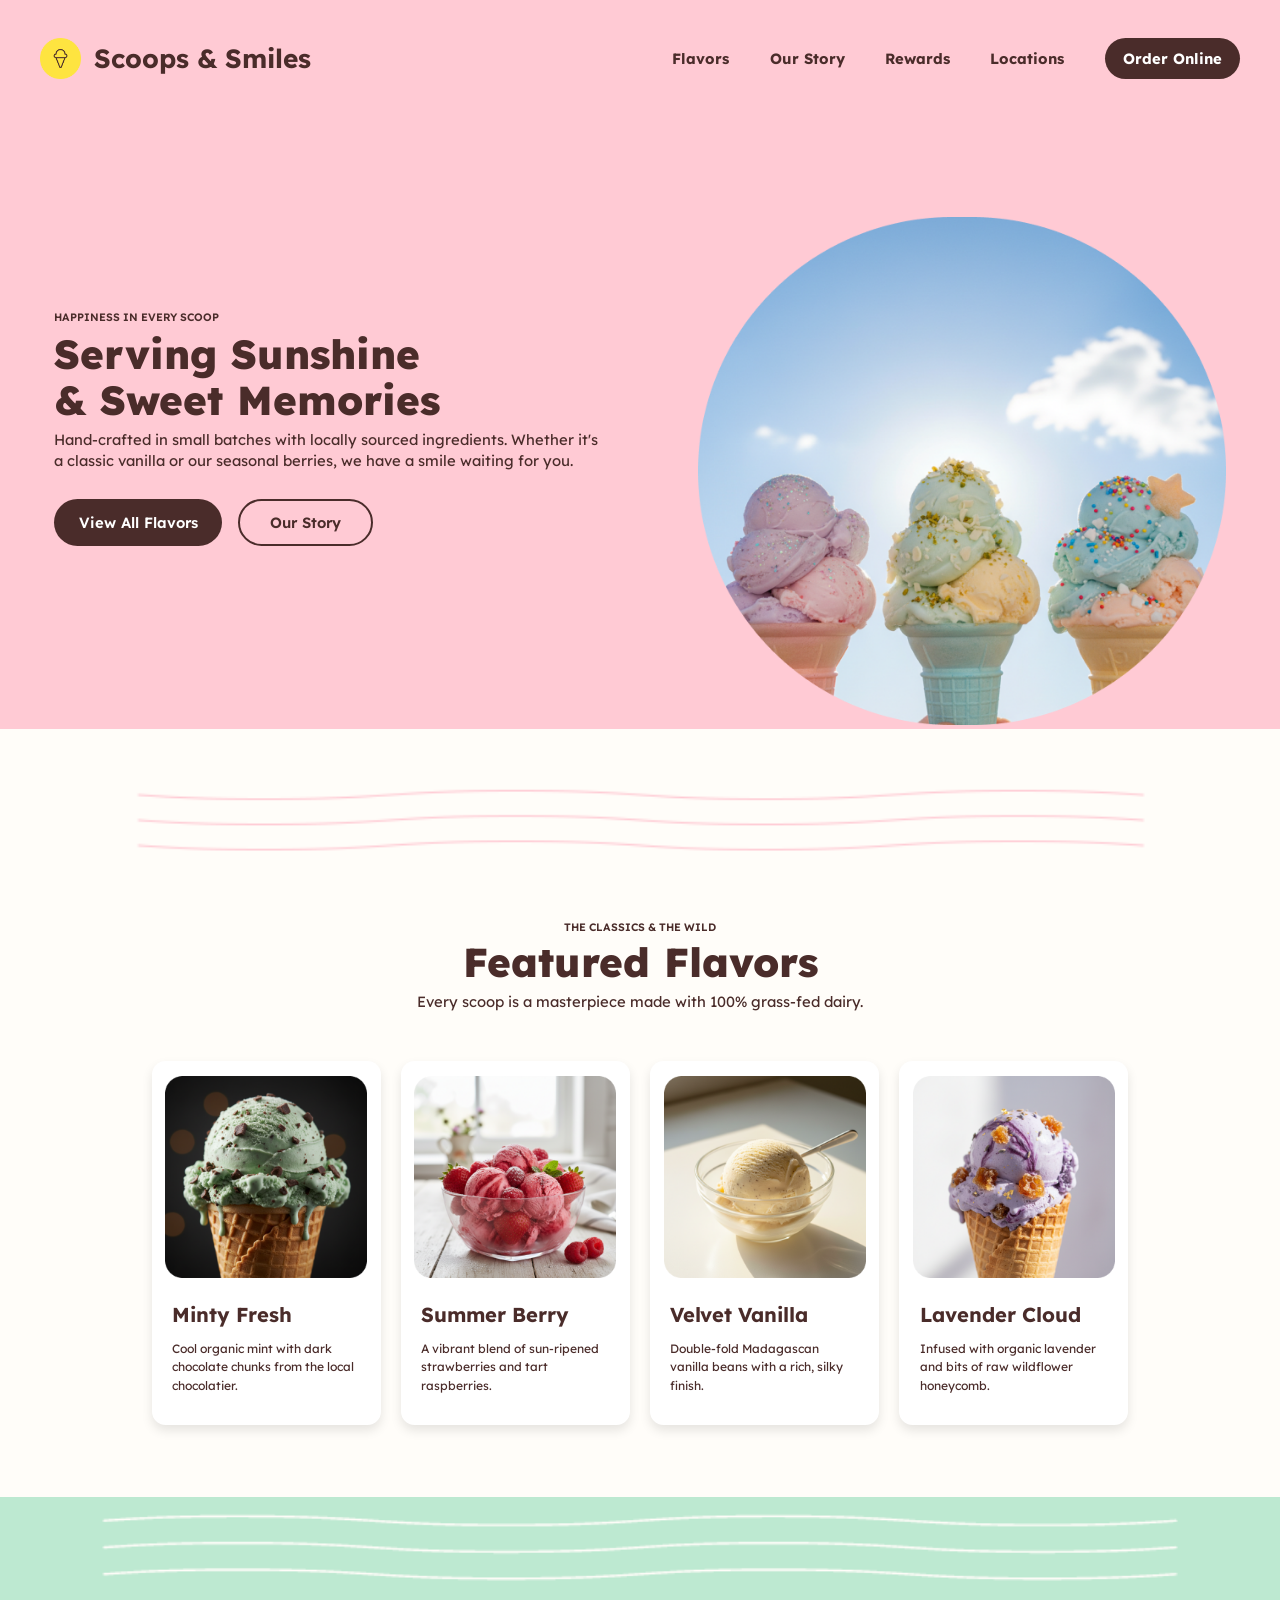
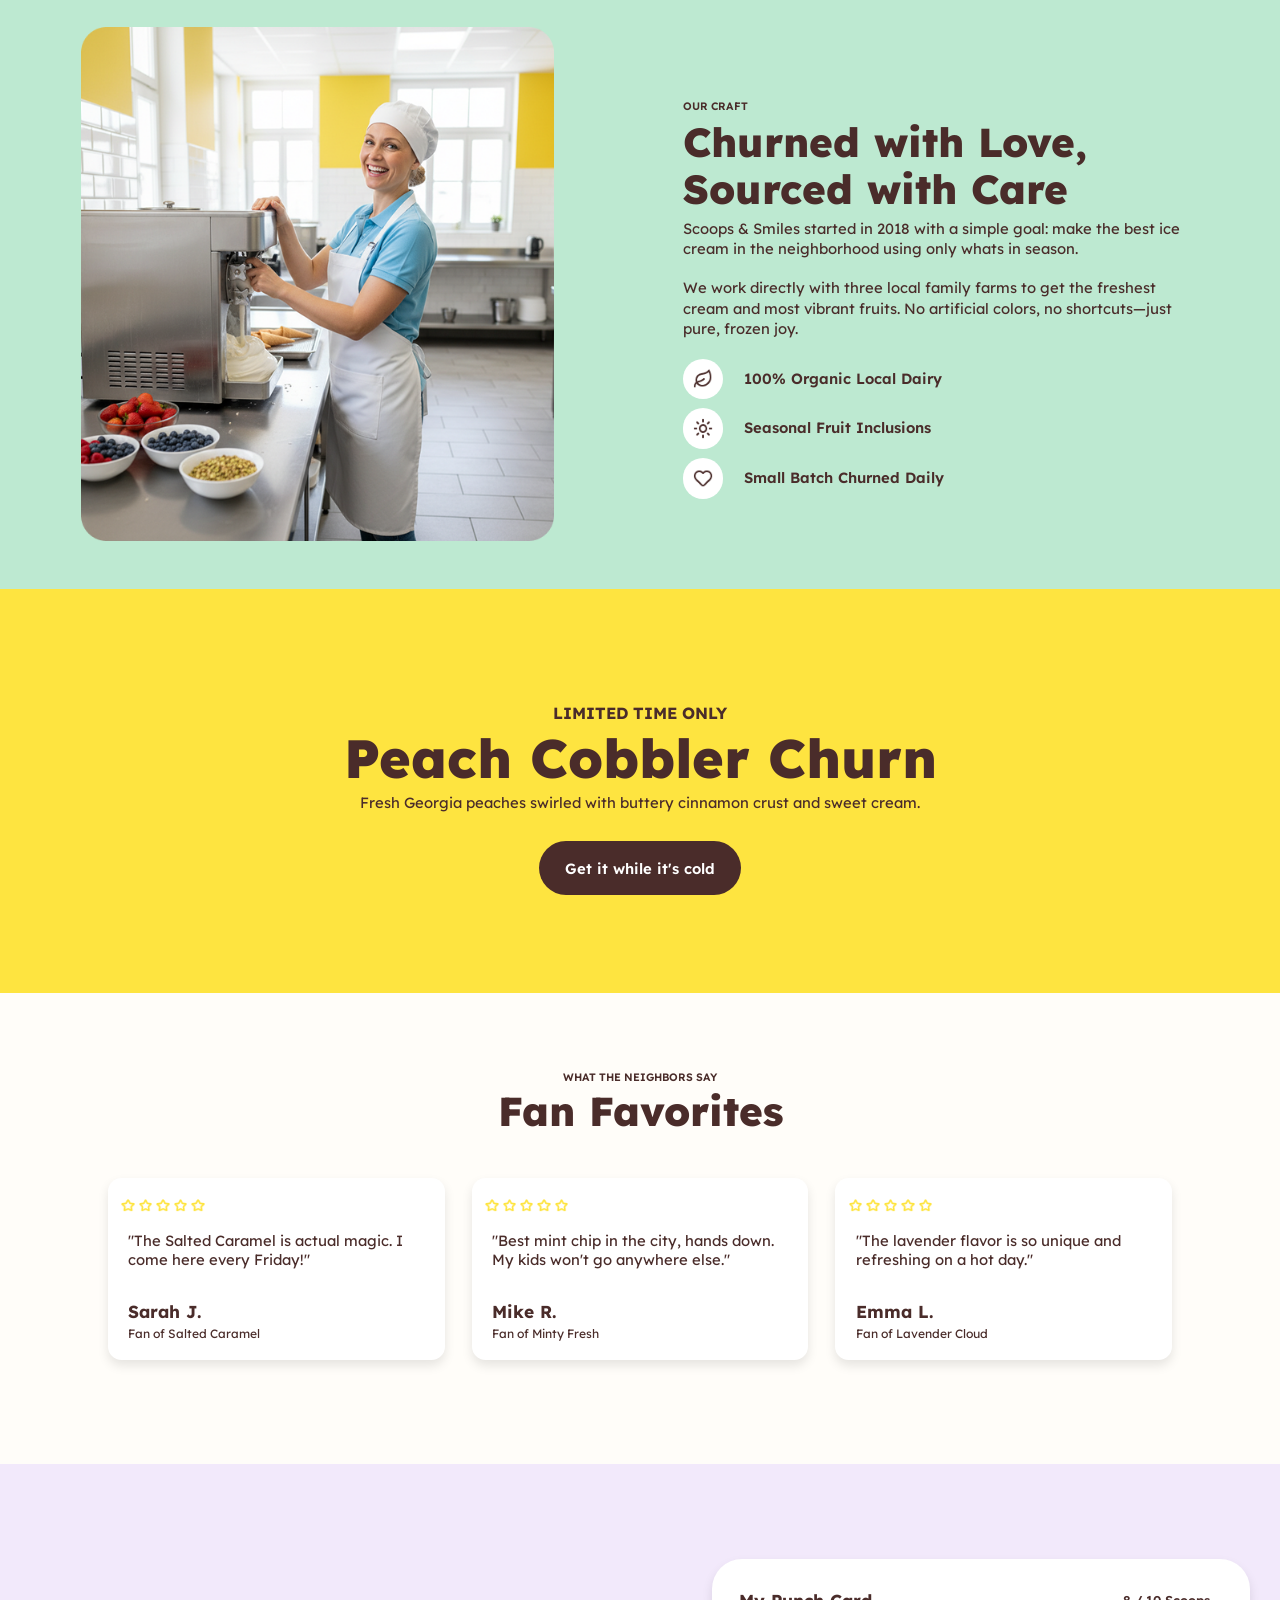
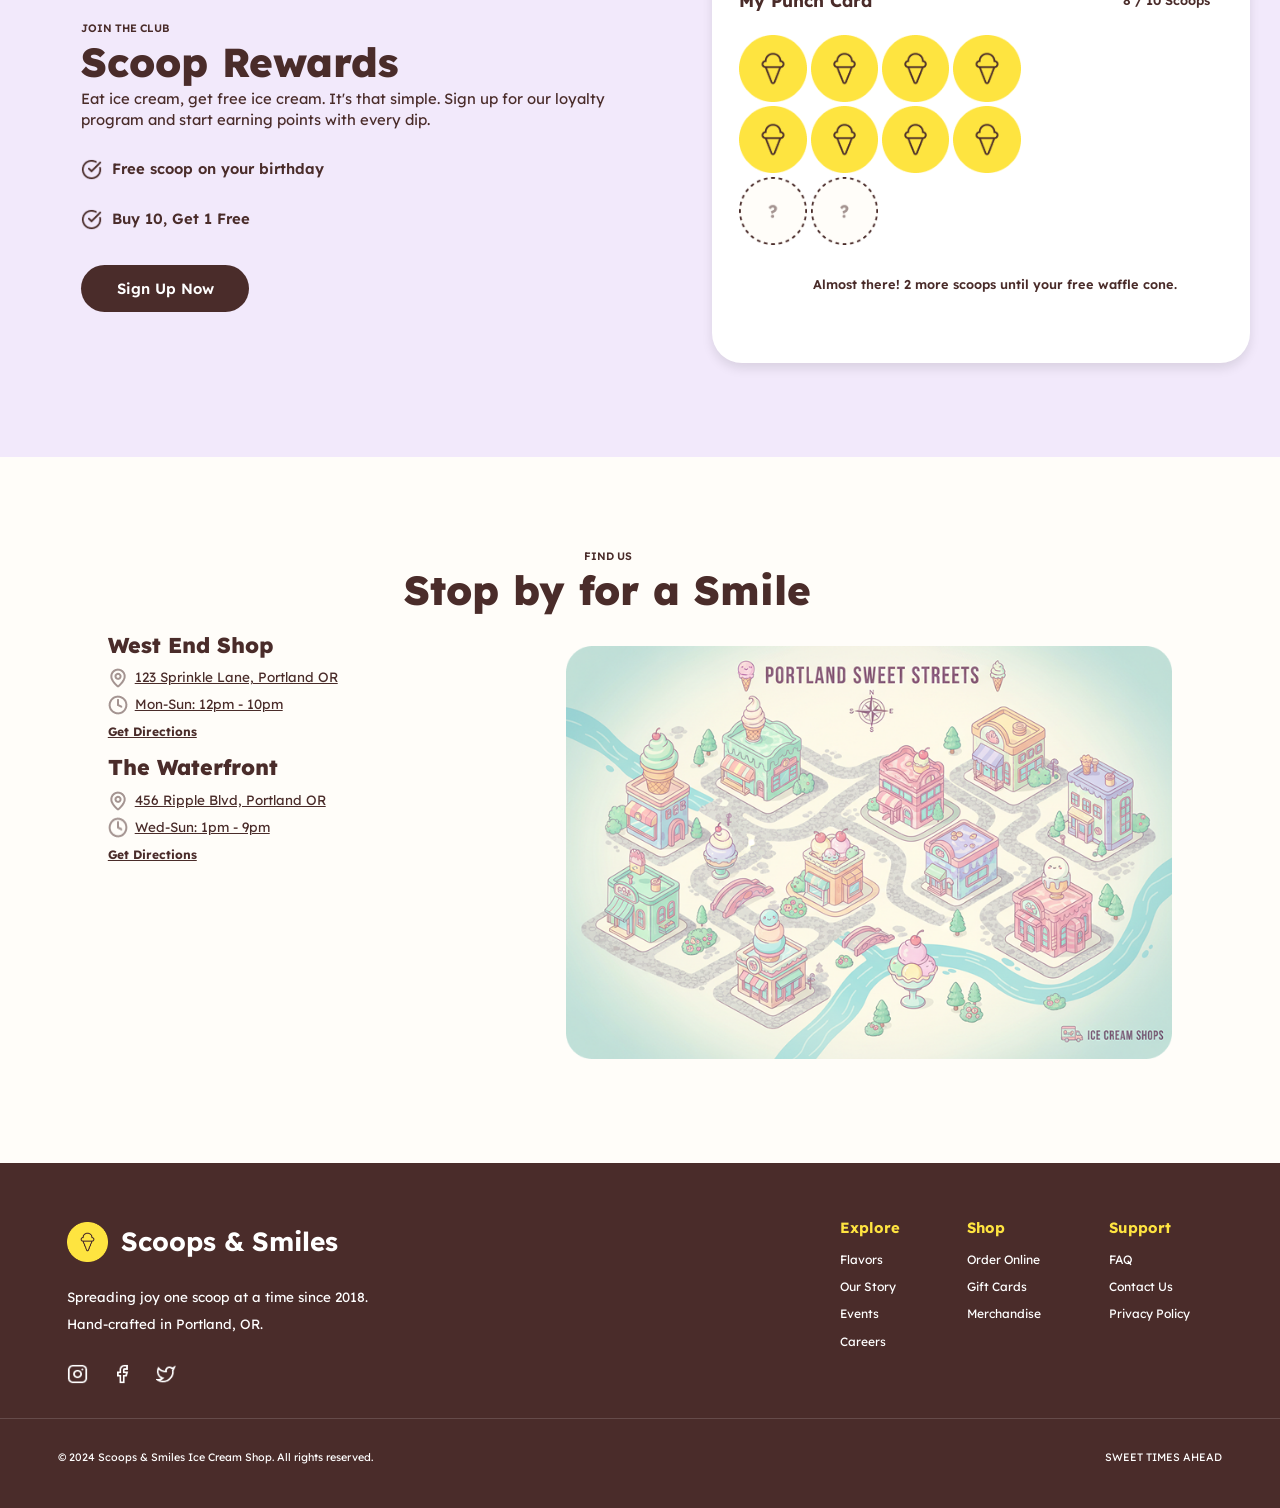
<file: index.html>
<!DOCTYPE html>
<html lang="en">
    <head>
        <meta charset="UTF-8">
        <meta name="viewport" content="width=device-width, initial-scale=1.0"> <!-- responsive web design element! tells browser not to scale the web page down to the size of the page -->
        <title>Scoops and Smiles</title> 
        <!--link to favicon-->
        <link rel="icon" href="images/icecream-punch.png" type="image/png">
        <link rel="stylesheet" href="styles5.css" />
    </head>

    <body>
        <div class="page-wrapper">
<!--------------------- NAV BAR --------------------------->
            <!-- REUSABLE component candidate: site navigation/header used across pages. -->
            <div class="navigation">
                <div class="heading">
                    <!-- REUSABLE component candidate: brand logo + site title. -->
                    <img src="images/icecream-punch.png" width="30" height="30">
                    <h2 class="title">Scoops & Smiles</h2>
                </div>

                <nav class="navbar">
                    <ul>
                        <li><a href="index.html#flavors">Flavors</a></li>
                        <li>Our Story</li>
                        <li><a href="index.html#rewards">Rewards</a></li>
                        <li><a href="index.html#smile">Locations</a></li>
                        <li class="button">Order Online</li>
                    </ul>
                </nav>
            </div>
<!--------------------- SERVING SUNSHINE --------------------------->
            <div class="serving-sunshine">
                <div class="text">
                    <p class="pretext">HAPPINESS IN EVERY SCOOP</p>
                    <h1 class="main headers">Serving Sunshine <br> & Sweet Memories</h1>
                    <p class="description">Hand-crafted in small batches with locally sourced ingredients. Whether it's a
                    classic vanilla or our seasonal berries, we have a smile waiting for you.</p>
                    <div class="buttons">
                        <!-- REUSABLE component candidate: primary/secondary button pair. -->
                        <button class="btn">View All Flavors</button>
                        <button class="btn2">Our Story</button>
                    </div>
                </div>

                <div class="image">
                    <img src="images/hero-image.png" alt="three ice cream cones" width="350" height="350">
                </div>
            </div>


<!--------------------- FEAATURED FLAVORS --------------------------->
            <!--id gives unique identifier to be used to link to section in navbar-->
            <div id="flavors" class="flavors">
                <div class="text">
                    <div class="image">
                        <img src="images/pin-waves.png" alt="pin waves decal" width="950">
                    </div>
                    <p class="pretext">THE CLASSICS & THE WILD</p>
                    <h1 class="main headers">Featured Flavors</h1>
                    <p class="description">Every scoop is a masterpiece made with 100% grass-fed dairy.</p>
                </div>

                <!-- cards -->
                <div class="card-container">
                    <!-- REUSABLE component candidate: flavor card with image, title, and description. -->
                    <div class="card">
                        <img src="images/minty-fresh-thumbnail.png" alt="Mint Ice Cream" width="150">
                        <div class="card-content">
                            <h3 class="card-labels">Minty Fresh</h3>
                            <p class="card-descriptions">Cool organic mint with dark chocolate chunks from the local chocolatier.</p>
                        </div>
                    </div>

                    <div class="card">
                        <!-- Same flavor card pattern; only the image/text changes. -->
                        <img src="images/summer-berry-thumbnail.png" alt="Summer Berry Ice Cream" width="150">
                        <div class="card-content">
                            <h3 class="card-labels">Summer Berry</h3>
                            <p class="card-descriptions">A vibrant blend of sun-ripened strawberries and tart raspberries.</p>
                        </div>
                    </div>

                    <div class="card">
                        <!-- Same flavor card pattern; only the image/text changes. -->
                        <img src="images/velvet-vanilla-thumbnail.png" alt="Velvet Vanilla Ice Cream" width="150">
                        <div class="card-content">
                            <h3 class="card-labels">Velvet Vanilla</h3>
                            <p class="card-descriptions">Double-fold Madagascan vanilla beans with a rich, silky finish.</p>
                        </div>
                    </div>

                    <a href="lavender.html" class="card">
                        <!-- Same flavor card pattern, but wrapped in a link for navigation. -->
                        <img src="images/lavender-cloud-thumbnail.png" alt="Lavender Cloud Ice Cream" width="150">
                        <div class="card-content">
                            <h3 class="card-labels">Lavender Cloud</h3>
                            <p class="card-descriptions">Infused with organic lavender and bits of raw wildflower honeycomb.</p>
                        </div>
                    </a>
                </div>
            </div>



<!--------------------- CHURNED WITH LOVE --------------------------->
            <!-- pin waves image sits between flavors and churned layers-->
            <div class="image-churned">
                <img src="images/pin-waves-churned.png" alt="pin waves decal" width="950">
            </div>
            <!-- pin waves image sits between flavors and churned layers-->



            <div class="churned">
                <div class="image">
                    <img src="images/churned-with-love.png" alt="woman making ice cream" width="350" height="380">
                </div>

                <div class="text">
                    <p class="pretext">OUR CRAFT</p>
                    <h1 class="main headers">Churned with Love, <br> Sourced with Care</h1>
                    <p class="description">Scoops & Smiles started in 2018 with a simple goal: make the best ice
                    cream in the neighborhood using only whats in season.</p>
                    <p class="description 2">We work directly with three local family farms to get the freshest cream
                    and most vibrant fruits. No artificial colors, no shortcuts&mdash;just pure,
                frozen joy.</p>
                    <!-- REUSABLE component candidate: icon + short text benefit/tip row. -->
                    <div class="tips">
                        <div class="image-tips">
                            <img src="images/leaf.png" width="15px" height="15px">
                        </div>
                        <p class="tips">100% Organic Local Dairy</p>
                    </div>
                    <div class="tips">
                        <div class="image-tips">
                            <img src="images/sun.png" width="15px" height="15px">
                        </div>
                        <p class="tips">Seasonal Fruit Inclusions</p>
                    </div>
                    <div class="tips">
                        <div class="image-tips">
                            <img src="images/heart.png" width="15px" height="15px">
                        </div>
                        <p class="tips">Small Batch Churned Daily</p>
                    </div>
                </div>

                
            </div>



<!--------------------- PEACH COBBLER CHURN --------------------------->
            <div class="peach">
                <div class="text">
                    <!-- REUSABLE component candidate: section heading block with pretext, title, and description. -->
                    <p class="pretext">LIMITED TIME ONLY</p>
                    <h1 class="main headers">Peach Cobbler Churn</h1>
                    <p class="description">Fresh Georgia peaches swirled with buttery cinnamon crust and sweet cream.</p>
                </div>
                <div class="buttons">
                    <button class="btn">Get it while it's cold</button>
                </div>
            </div>




<!--------------------- FAN FAVORITES --------------------------->
            <div class="fanfaves">
                <div class="text">
                    <p class="pretext">WHAT THE NEIGHBORS SAY</p>
                    <h1 class="main headers">Fan Favorites</h1>
                </div>

                <!--cards-->
                <div class="card-container">
                    <!-- REUSABLE component candidate: testimonial card with rating, quote, name, and subtitle. -->
                    <div class="card">
                        <div class="image-star">
                            <img src="images/star.png" alt="Five stars" width="10">
                            <img src="images/star.png" alt="Five stars" width="10">
                            <img src="images/star.png" alt="Five stars" width="10">
                            <img src="images/star.png" alt="Five stars" width="10">
                            <img src="images/star.png" alt="Five stars" width="10">
                        </div>
                        <div class="card-content">
                            <p class="card-descriptions">"The Salted Caramel is actual magic. I come here every Friday!"</p>
                            <h3 class="card-labels">Sarah J.</h3>
                            <p class="card-subtext">Fan of Salted Caramel</p>
                        </div>
                    </div>

                    <div class="card">
                        <div class="image-star">
                            <img src="images/star.png" alt="Five stars" width="10">
                            <img src="images/star.png" alt="Five stars" width="10">
                            <img src="images/star.png" alt="Five stars" width="10">
                            <img src="images/star.png" alt="Five stars" width="10">
                            <img src="images/star.png" alt="Five stars" width="10">
                        </div>
                        <div class="card-content">
                            <p class="card-descriptions">"Best mint chip in the city, hands down. My kids won't go anywhere else."</p>
                            <h3 class="card-labels">Mike R.</h3>
                            <p class="card-subtext">Fan of Minty Fresh</p>
                        </div>
                    </div>

                    <div class="card">
                        <div class="image-star">
                            <img src="images/star.png" alt="Five stars" width="10">
                            <img src="images/star.png" alt="Five stars" width="10">
                            <img src="images/star.png" alt="Five stars" width="10">
                            <img src="images/star.png" alt="Five stars" width="10">
                            <img src="images/star.png" alt="Five stars" width="10">
                        </div>
                        <div class="card-content">
                            <p class="card-descriptions">"The lavender flavor is so unique and refreshing on a hot day."</p>
                            <h3 class="card-labels">Emma L.</h3>
                            <p class="card-subtext">Fan of Lavender Cloud</p>
                        </div>
                    </div>
                </div>
            </div>




<!--------------------- SCOOP REWARDS --------------------------->
            <div id="rewards" class="scoop-rewards">
<!--made rewards-content and punch-card siblings so that they can sit horizontally in a flex box-->
                <div class="rewards">
                    <div class="text">
                        <p class="pretext">JOIN THE CLUB</p>
                        <h1 class="main headers">Scoop Rewards</h1>
                        <p class="description">Eat ice cream, get free ice cream. It's that simple. Sign up for our loyalty program
                        and start earning points with every dip.</p>

                        
                        <!-- REUSABLE component candidate: checklist item with an icon and label. -->
                        <div class="reqs">
                            <img src="images/check-circle.png" width="16" height="16">
                            <p class="reqs">Free scoop on your birthday</p>
                        </div>
                        <div class="reqs">
                            <img src="images/check-circle.png" width="16" height="16">
                            <p class="reqs">Buy 10, Get 1 Free</p>
                        </div>
                        

                    </div>

                    <div class="buttons">
                        <button class="btn">Sign Up Now</button>
                    </div>

                </div>

                <!--punch card-->
                <div class="card-container">
                    <!-- REUSABLE component candidate: rewards punch card / progress card. -->
                    <div class="card">
                        <div class="card-content">
                            <div class="card-heading">
                                <h3 class="card-title">My Punch Card</h3>
                                <p class="side-text">8 / 10 Scoops</p>
                            </div>
                            <div class="card-row">
                                <img src="images/icecream-punch.png" width="50" height="50">
                                <img src="images/icecream-punch.png" width="50" height="50">
                                <img src="images/icecream-punch.png" width="50" height="50">
                                <img src="images/icecream-punch.png" width="50" height="50">
                            </div>
                            <div class="card-row">
                                <img src="images/icecream-punch.png" width="50" height="50">
                                <img src="images/icecream-punch.png" width="50" height="50">
                                <img src="images/icecream-punch.png" width="50" height="50">
                                <img src="images/icecream-punch.png" width="50" height="50">
                            </div>
                            <div class="card-row">
                                <img src="images/icrecream-punch-blank.png" width="50" height="50">
                                <img src="images/icrecream-punch-blank.png" width="50" height="50">
                            </div>
                            <div class="card-heading">
                                <p class="subtext">Almost there! 2 more scoops until your free waffle cone.</p>
                            </div>
                        </div>

                    </div>
                </div>

            </div>




<!--------------------- STOP BY FOR A SMILE --------------------------->
            <div id="smile" class="smile">
                <div class="text">
                    <p class="pretext">FIND US</p>
                    <h1 class="main headers">Stop by for a Smile</h1>
                </div>

                <div class="locations">
                    <!-- REUSABLE component candidate: location block with name, address, hours, and directions link. -->
                    <h3 class="location">West End Shop</h3>
                    <div class="address">
                        <img src="images/map-pin.png" width="15" height="15">
                        <p class="addr"><u>123 Sprinkle Lane, Portland OR</u></p>
                    </div>
                    <div class="address">
                        <img src="images/clock.png" width="15" height="15">
                        <p class="addr"><u>Mon-Sun: 12pm - 10pm</u></p>
                    </div>
                    <div class="directions"><u><b>Get Directions</b></u></div>
                    
                    <h3 class="location">The Waterfront</h3>
                    <div class="address">
                        <img src="images/map-pin.png" width="15">
                        <p class="addr"><u>456 Ripple Blvd, Portland OR</u></p>
                    </div>
                    <div class="address">
                        <img src="images/clock.png" width="15">
                        <p class="addr"><u>Wed-Sun: 1pm - 9pm</u></p>
                    </div>
                    <div class="directions"><u><b>Get Directions</b></u></div>
                </div>

                <div class="image">
                    <img src="images/map.png" alt="woman making ice cream" width="450" height="300">
                </div>
            </div>



<!--------------------- FOOTER --------------------------->
            <div class="footer-section">
            <!-- siblings so that they sit horizontally in a flexbox-->
                <div class="footer">
                    <div class="left-section">
                        <!-- REUSABLE component candidate: footer brand/social block. -->
                        <div class="heading">
                            <img src="images/icecream-punch.png" width="30" height="30">
                            <h2 class="title">Scoops & Smiles</h2>
                        </div>
                        <p class="description">Spreading joy one scoop at a time since 2018.<br>
                        Hand-crafted in Portland, OR.</p>
                        <div class="socials">
                            <img src="images/instagram.png" width="15" height="15">
                            <img src="images/facebook.png" width="15" height="15">
                            <img src="images/twitter.png" width="15" height="15">
                        </div>
                    </div>

                    <div class="right-section">
                        <!-- REUSABLE component candidate: footer link column. -->
                        <div class="one-third">
                            <h3 class="heading"><b>Explore</b></h3>
                            <p class="subtext">Flavors</p>
                            <p class="subtext">Our Story</p>
                            <p class="subtext">Events</p>
                            <p class="subtext">Careers</p>
                        </div>
                        <div class="one-third">
                            <h3 class="heading"><b>Shop</b></h3>
                            <p class="subtext">Order Online</p>
                            <p class="subtext">Gift Cards</p>
                            <p class="subtext">Merchandise</p>
                        </div>
                        <div class="one-third">
                            <h3 class="heading"><b>Support</b></h3>
                            <p class="subtext">FAQ</p>
                            <p class="subtext">Contact Us</p>
                            <p class="subtext">Privacy Policy</p>
                        </div>
                    </div>
                </div>

                <div class="footer-bottom">
                    <p>© 2024 Scoops & Smiles Ice Cream Shop. All rights reserved.</p>
                    <p>SWEET TIMES AHEAD</p>
                </div>
            </div>
        </div>

    </body>


</html>
</file>
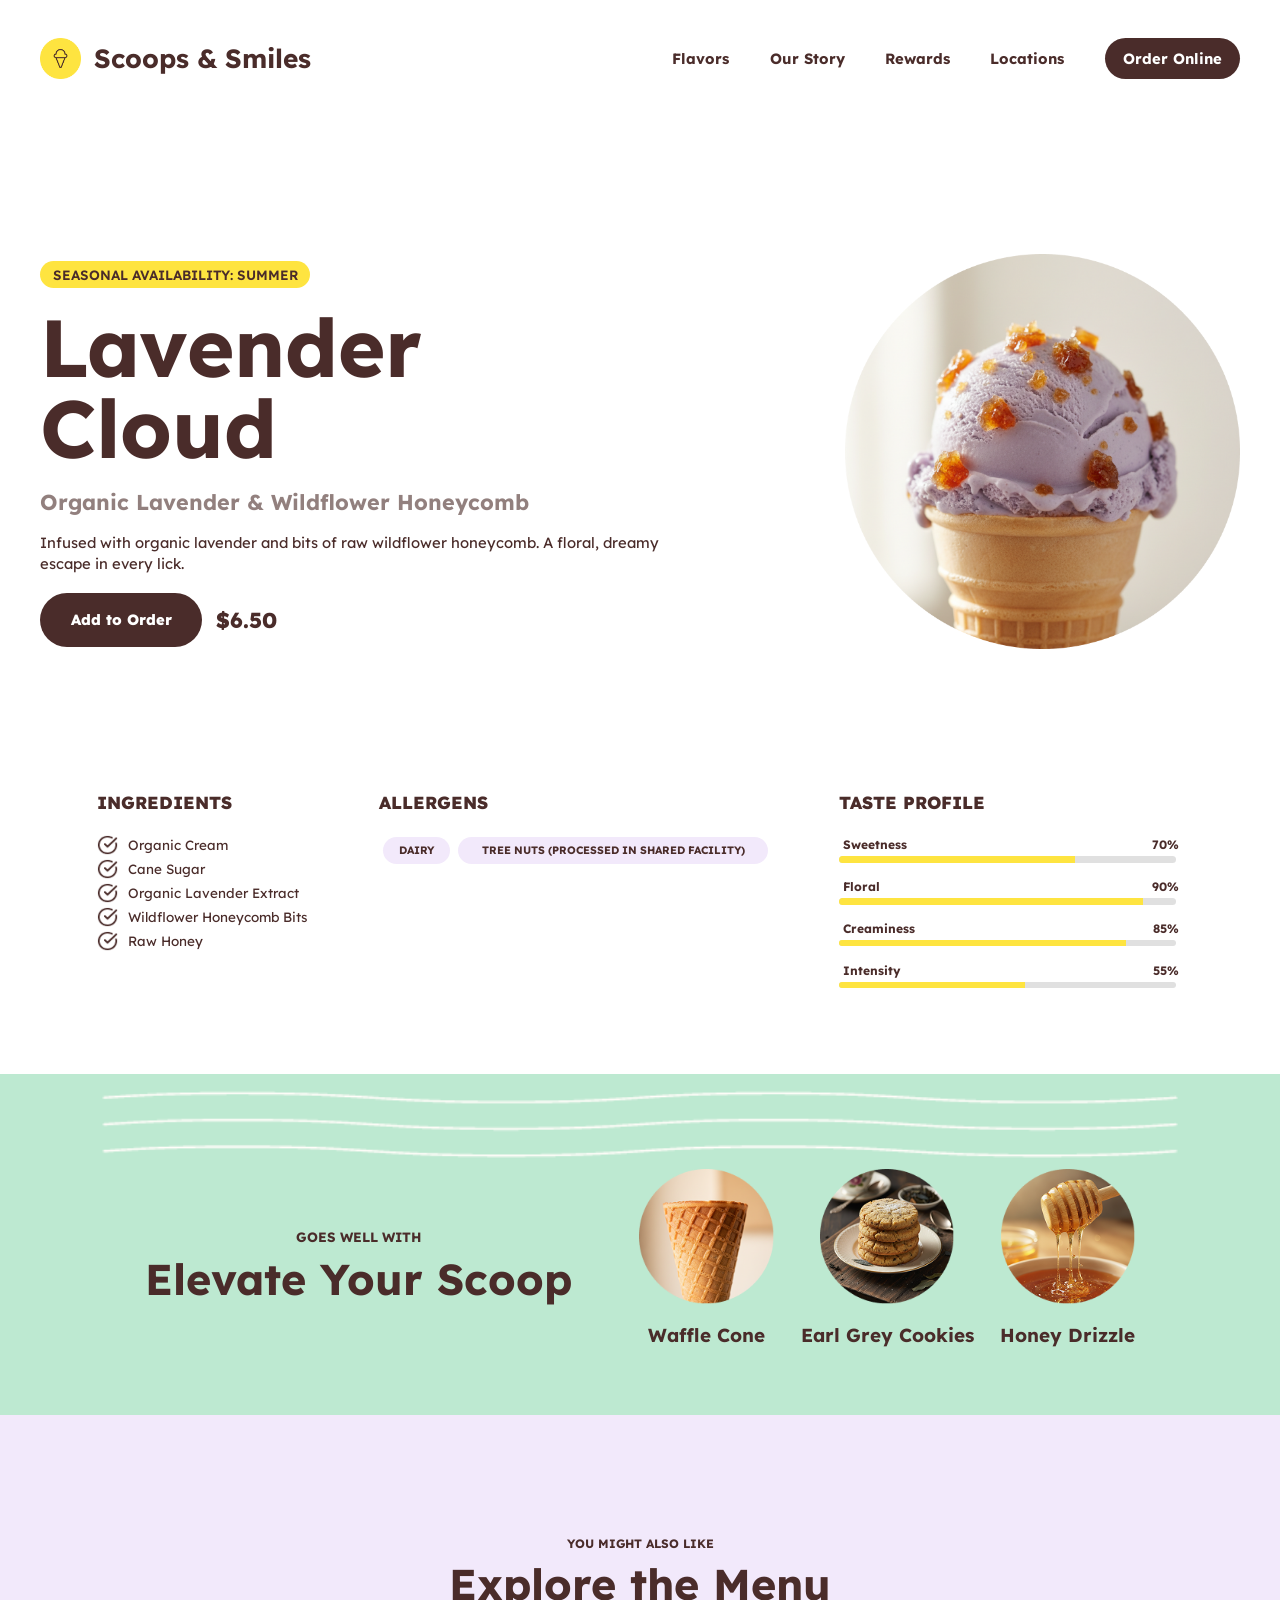
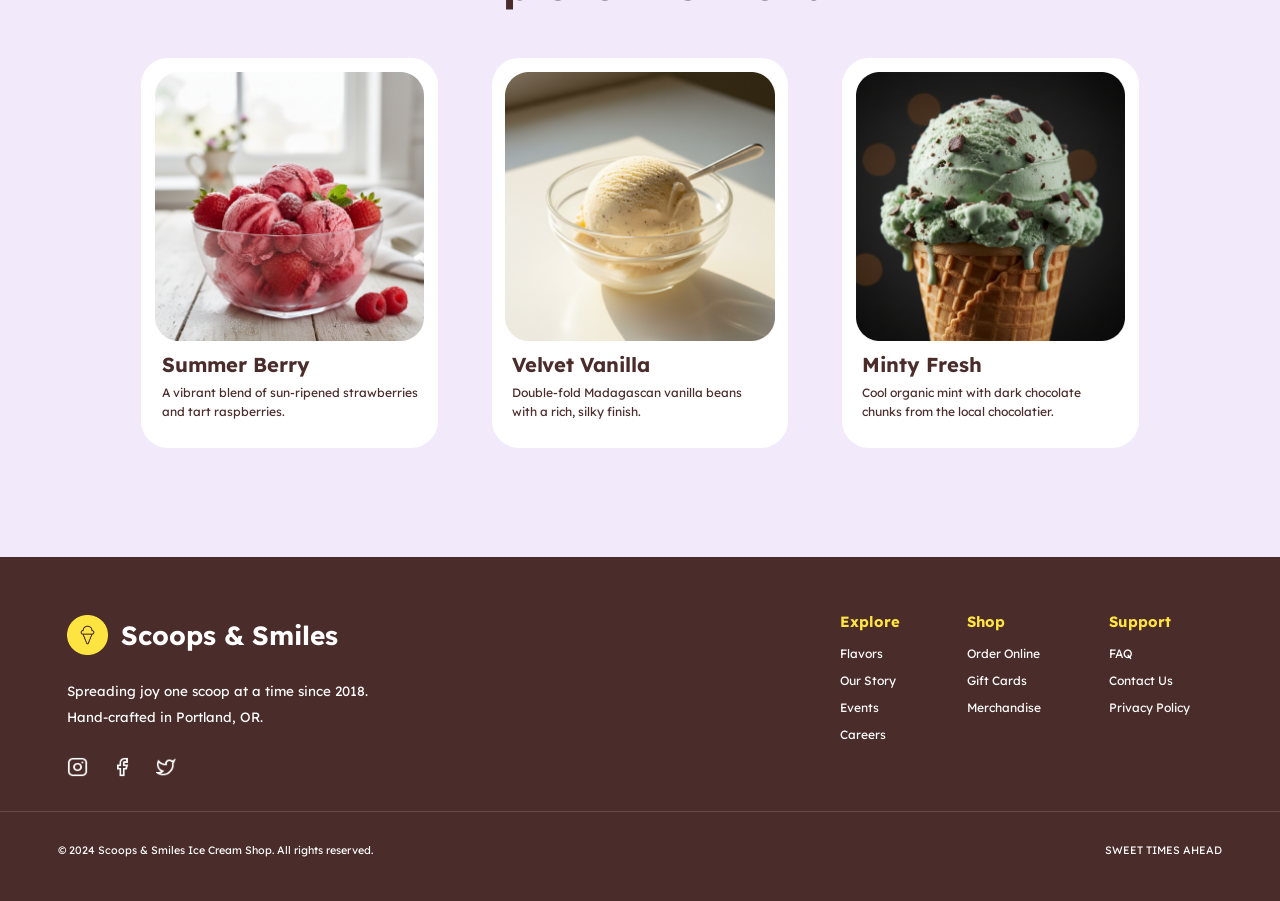
<file: lavender.html>
<!DOCTYPE html>
<html lang="en">
    <head>
        <meta charset="UTF-8">
        <meta name="viewport" content="width=device-width, initial-scale=1.0">
        <title>Scoops and Smiles</title> 
        <!--link to favicon-->
        <link rel="icon" href="images/icecream-punch.png" type="image/png">
        <link rel="stylesheet" href="styles4.css" />
    </head>

    <body>
        <div class="page-wrapper">
<!--------------------- NAV BAR --------------------------->
            <!-- REUSABLE component candidate: site navigation/header used across pages. -->
            <div class="navigation">
                <div class="heading">
                    <!-- REUSABLE component candidate: brand logo + site title. -->
                    <img src="images/icecream-punch.png" width="30" height="30">
                    <h2 class="title">Scoops & Smiles</h2>
                </div>

                <nav class="navbar">
                    <ul>
                        <li><a href="index.html#flavors">Flavors</a></li>
                        <li>Our Story</li>
                        <li><a href="index.html#rewards">Rewards</a></li>
                        <li><a href="index.html#smile">Locations</a></li>
                        <li class="button">Order Online</li>
                    </ul>
                </nav>
            </div>
<!--------------------- LAVENDER CLOUD --------------------------->
            <div class="lavender">
                <div class="top">
                    <div class="text">
                        <p class="highlighted">SEASONAL AVAILABILITY: SUMMER</p>

                        <p class="main-header">Lavender <br> Cloud</p>

                        <p class="subtext">Organic Lavender & Wildflower Honeycomb</p>

                        <p class="description">Infused with organic lavender and bits of raw wildflower 
                        honeycomb. A floral, dreamy escape in every lick.</p>

                        <div class="buttons">
                            <!-- REUSABLE component candidate: product purchase button + price display. -->
                            <p class="button">Add to Order</p>
                            <p class="price">$6.50</p>
                        </div>
                    </div>

                    <div class="image">
                        <img src="images/lavender-cloud-large.png" alt="Lavender Cloud Ice Cream Cone" width="350">
                    </div>
                </div>

                <div class="bottom">
                    <!--ingredients section-->
                    <div class="one-third">
                        <div class="title">INGREDIENTS</div>
                        <!-- REUSABLE component candidate: checklist row with an icon and label. -->
                        <div class="check">
                            <img src="images/check-circle.png" width="15px" height="15px">
                            <p class="label">Organic Cream</p>
                        </div>
                        <div class="check">
                            <img src="images/check-circle.png" width="15px" height="15px">
                            <p class="label">Cane Sugar</p>
                        </div>
                        <div class="check">
                            <img src="images/check-circle.png" width="15px" height="15px">
                            <p class="label">Organic Lavender Extract</p>
                        </div>
                        <div class="check">
                            <img src="images/check-circle.png" width="15px" height="15px">
                            <p class="label">Wildflower Honeycomb Bits</p>
                        </div>
                        <div class="check">
                            <img src="images/check-circle.png" width="15px" height="15px">
                            <p class="label">Raw Honey</p>
                        </div>
                    </div>

                    <!--allergens section-->
                    <div class="one-third">
                        <div class="title">ALLERGENS</div>
                        <div class="tags">
                            <!-- REUSABLE component candidate: pill/tag label. -->
                            <p class="dairy">DAIRY</p>
                            <p class="treenuts">TREE NUTS (PROCESSED IN SHARED FACILITY)</p>
                        </div>
                    </div>

                    <!--tast profile section-->
                    <div class="one-third">
                        <div class="title">TASTE PROFILE</div>
                        <!-- REUSABLE component candidate: taste attribute with label, percent, and progress bar. -->
                        <div class="attribute">
                            <div class="label">
                                <p>Sweetness</p>
                                <p>70%</p>
                            </div>
                            <div class="progbar">
                                <div class="progbar-inner1"></div>
                            </div>
                        </div>
                        <div class="attribute">
                            <div class="label">
                                <p>Floral</p>
                                <p>90%</p>
                            </div>
                            <div class="progbar">
                                <div class="progbar-inner2"></div>
                            </div>
                        </div>
                        <div class="attribute">
                            <div class="label">
                                <p>Creaminess</p>
                                <p>85%</p>
                            </div>
                            <div class="progbar">
                                <div class="progbar-inner3"></div>
                            </div>
                        </div>
                        <div class="attribute">
                            <div class="label">
                                <p>Intensity</p>
                                <p>55%</p>
                            </div>
                            <div class="progbar">
                                <div class="progbar-inner4"></div>
                            </div>
                        </div>

                    </div>
                </div>
            </div>


<!------------------------ ELEVATE YOUR SCOOP --------------------------------->
            <div class="img-container">
                <img src="images/pin-waves-churned.png" width="950">
            </div>

            <div class="elevate">
                <div class="left">
                    <p class="subtext">GOES WELL WITH</p>
                    <h1 class="heading">Elevate Your Scoop</h1>
                </div>
                <div class="right">
                    <!-- REUSABLE component candidate: pairing item with image and label. -->
                    <div class="image-pair">
                        <img src="images/cone.png" width="100px" height="100px">
                        <p class="label">Waffle Cone</p>
                    </div>
                    <div class="image-pair">
                        <img src="images/cookie.png" width="100px" height="100px">
                        <p class="label">Earl Grey Cookies</p>
                    </div>
                    <div class="image-pair">
                        <img src="images/honey.png" width="100px" height="100px">
                        <p class="label">Honey Drizzle</p>
                    </div>
                </div>
            </div>


<!------------------------ EXPLORE THE MENU --------------------------------->
            <div class="explore">
                <p class="subheading">YOU MIGHT ALSO LIKE</p>
                <h1 class="heading">Explore the Menu</h1>
                <div class="card-container">
                    <!-- REUSABLE component candidate: menu/flavor card with image, title, and description. -->
                    <div class="card">
                        <img src="images/summer-berry-thumbnail.png" alt="Summer Berry Ice Cream" width="200">
                        <div class="card-content">
                            <h3 class="card-labels">Summer Berry</h3>
                            <p class="card-descriptions">A vibrant blend of sun-ripened strawberries and 
                            tart raspberries.</p>
                        </div>
                    </div>
                    <div class="card">
                        <img src="images/velvet-vanilla-thumbnail.png" alt="Velvet Vanilla Ice Cream" width="200">
                        <div class="card-content">
                            <h3 class="card-labels">Velvet Vanilla</h3>
                            <p class="card-descriptions">Double-fold Madagascan vanilla 
                            beans with a rich, silky finish.</p>
                        </div>
                    </div>
                    <div class="card">
                        <img src="images/minty-fresh-thumbnail.png" alt="Mint Ice Cream" width="200">
                        <div class="card-content">
                            <h3 class="card-labels">Minty Fresh</h3>
                            <p class="card-descriptions">Cool organic mint 
                            with dark chocolate chunks from the local chocolatier.</p>
                        </div>
                    </div>
                </div>
            </div>


            <div class="footer-section">
            <!-- siblings so that they sit horizontally in a flexbox-->
                <div class="footer">
                    <div class="left-section">
                        <!-- REUSABLE component candidate: footer brand/social block. -->
                        <div class="heading">
                            <img src="images/icecream-punch.png" width="30" height="30">
                            <h2 class="title">Scoops & Smiles</h2>
                        </div>
                        <p class="description">Spreading joy one scoop at a time since 2018.<br>
                        Hand-crafted in Portland, OR.</p>
                        <div class="socials">
                            <img src="images/instagram.png" width="15" height="15">
                            <img src="images/facebook.png" width="15" height="15">
                            <img src="images/twitter.png" width="15" height="15">
                        </div>
                    </div>

                    <div class="right-section">
                        <!-- REUSABLE component candidate: footer link column. -->
                        <div class="one-third">
                            <h3 class="heading"><b>Explore</b></h3>
                            <p class="subtext">Flavors</p>
                            <p class="subtext">Our Story</p>
                            <p class="subtext">Events</p>
                            <p class="subtext">Careers</p>
                        </div>
                        <div class="one-third">
                            <h3 class="heading"><b>Shop</b></h3>
                            <p class="subtext">Order Online</p>
                            <p class="subtext">Gift Cards</p>
                            <p class="subtext">Merchandise</p>
                        </div>
                        <div class="one-third">
                            <h3 class="heading"><b>Support</b></h3>
                            <p class="subtext">FAQ</p>
                            <p class="subtext">Contact Us</p>
                            <p class="subtext">Privacy Policy</p>
                        </div>
                    </div>
                </div>

                <div class="footer-bottom">
                    <p>© 2024 Scoops & Smiles Ice Cream Shop. All rights reserved.</p>
                    <p>SWEET TIMES AHEAD</p>
                </div>
            </div>


        </div>
    </body>
</html>
</file>
<file: styles5.css>
/* styles.css for INDEX fixed with codex for responsive web design*/

/*prompt: using styles.css, create styles5.css so that the webpage is no longer scaled at 950px but 
fluidly takes up the entire width of the page. resize design elements to accomodate this change so that 
the webpage does not look different from before*/

/*----------------- overall structure --------------------*/
/* Fluid standalone conversion of styles.css. The old 950px canvas now fills the viewport. */
/* @import url('https://fonts.googleapis.com/css2?family=Inter:wght@500,600,800&display=swap'); */
@import url('https://fonts.googleapis.com/css2?family=Lexend+Deca:wght@100..900&display=swap'); /* main header and pretext font */
@import url('https://fonts.googleapis.com/css2?family=Figtree:ital,wght@0,300..900;1,300..900&family=Lexend+Deca:wght@100..900&display=swap'); /*descriptions font*/

* {
    box-sizing: border-box;
}

body {
    margin: 0;
    color: #4A2C2A;
    max-width: 100%;
    overflow-x: hidden;
}

.page-wrapper {
    width: 100%;
    min-height: 100vh;
}

img {
    max-width: 100%;
    height: auto;
}

.pretext {
    font-family: "Lexend Deca", sans-serif;
    font-optical-sizing: auto;
    font-style: normal;
    font-weight: 600;
    font-size: clamp(8px, 0.842vw, 16px);
    margin-bottom: clamp(3px, 0.316vw, 6px);
}

.main.headers { /* class selector for all main headers */
    font-family: "Lexend Deca", sans-serif;
    font-optical-sizing: auto;
    font-style: normal;
    font-weight: 800;
    font-size: clamp(30px, 3.158vw, 60px);
    margin-top: clamp(2px, 0.211vw, 4px);
    margin-bottom: clamp(2px, 0.211vw, 4px);
    line-height: 1.15;
}

.description {
    font-family: "Lexend Deca", sans-serif;
    font-optical-sizing: auto;
    font-style: normal;
    font-weight: 400;
    font-size: clamp(11px, 1.158vw, 22px);
    margin-top: clamp(3px, 0.316vw, 6px);
    line-height: clamp(15px, 1.579vw, 30px);
}

/* might be useless */
.buttons {
    font-family: "Lexend Deca", sans-serif;
    font-optical-sizing: auto;
    font-style: normal;
}

/* Hover effect for all cards on the page*/
.card:hover {
    transform: translateY(clamp(-10px, -0.526vw, -5px));
    box-shadow: 0 clamp(8px, 0.842vw, 16px) clamp(16px, 1.684vw, 32px) rgba(0,0,0,0.2);
}


/*----------------- navigation specific overrides ------------*/

.navigation {
    display: flex;
    /*flex-wrap: wrap;*/
    font-family: "Lexend Deca", sans-serif;
    font-style: normal;
    gap: clamp(10px, 26.316vw, 500px);
    padding: clamp(10px, 1.579vw, 30px) clamp(30px, 3.158vw, 60px);
    align-items: center;
    justify-content: space-between;
    background-color:#FFCAD4;
}

.navigation .heading{
    display: flex;
    align-items: center;
    gap: clamp(10px, 1vw, 20px);
    font-size: clamp(13px, 1.368vw, 26px);
}

.navigation .heading img {
    width: clamp(30px, 3.158vw, 60px);
}

.navigation .navbar ul {
    display: flex;
    flex-wrap: wrap;
    align-items: center;
    gap: clamp(30px, 3.158vw, 60px);
    font-size: clamp(11px, 1.158vw, 22px);
    font-weight: 700;
    list-style: none;
    margin: 0;
    padding: 0;
}

.navigation .navbar a {
    text-decoration: none; /* Remove underline from link */
    color: inherit; /* Keep text color */
}

.navigation .navbar .button {
    display: flex;
    align-items: center;
    justify-content: center;
    color: white;
    border-radius: clamp(20px, 2.105vw, 40px);
    height: clamp(30px, 3.158vw, 60px);
    width: clamp(100px, 10.526vw, 200px);
    background-color: #4A2C2A;
}

/*----------------- serving sunshine specific overrides ------------*/

.serving-sunshine .text{
    display: flex;
    flex-direction: column; /* text blocks and buttons on top of e/o */
    margin-top: 0;
    /*flex: 0 1 clamp(400px, 35vw, 700px);  won't grow, will shrink, responsive width*/
}

.serving-sunshine .buttons{
    display: flex;
    gap: clamp(12px, 1.263vw, 24px);
    margin-top: clamp(10px, 1.053vw, 20px);
}

.serving-sunshine .buttons .btn{
    font-family: "Lexend Deca", sans-serif;
    font-optical-sizing: auto;
    font-style: normal;
    font-size: clamp(11px, 1.158vw, 22px);
    font-weight: 600;
    color: white;
    border: 0;
    border-radius: clamp(20px, 2.105vw, 40px);
    height: clamp(35px, 3.684vw, 70px);
    width: clamp(125px, 13.158vw, 250px);
    background-color: #4A2C2A;
}

.serving-sunshine .buttons .btn2{
    font-family: "Lexend Deca", sans-serif;
    font-optical-sizing: auto;
    font-style: normal;
    font-size: clamp(11px, 1.158vw, 22px);
    font-weight: 600;
    color: #4A2C2A;
    border-style: solid;
    border-width: 2px;
    border-color: #4A2C2A;
    border-radius: clamp(20px, 2.105vw, 40px);
    height: clamp(35px, 3.684vw, 70px);
    width: clamp(100px, 10.526vw, 200px);
    background-color: #FFCAD4 ;
}

.serving-sunshine .image{
    padding-left: 0;
    padding-top: 100px;
    margin: 0;
    
    /*flex: 0 1 clamp(350px, 36.842vw, 700px); */
}

.serving-sunshine .image img {
    width: clamp(150px, 80vw, 1200px);

}

.serving-sunshine {
    background-color: #FFCAD4;
    display: flex; /* horiztonal layout by default*/
    align-items: center; /* controls vertical position */
    justify-content: center;    /* controls horizontal position position (defaults to flex-direction:row) */
    gap: clamp(70px, 7.368vw, 140px);
    min-height: clamp(440px, 46.3vw, 780px);
    padding: 0 clamp(40px, 4.211vw, 80px);
}

/*----------------- flavors specific overrides ------------*/

.flavors .text{
    display: flex;
    flex-direction: column;
    align-items: center;
    width: 100%;
}

.flavors .pretext{
    margin-bottom: clamp(2px, 0.211vw, 4px);
}

.flavors .main.headers{
    margin-top: clamp(2px, 0.211vw, 4px);
}

.flavors .image {
    display: flex;
    justify-content: center;
    width: 100%;
    padding-bottom: clamp(30px, 3.158vw, 60px);
}

.flavors .image img {
    width: 100%;
}

.flavors .card-container{
    display: flex;
    flex-wrap: wrap;
    gap: clamp(15px, 1.579vw, 30px);
    justify-content: center;
    align-items: flex-end;
    margin-left: 0;
    margin-top: clamp(25px, 2.632vw, 50px);
    margin-bottom: clamp(20px, 2.105vw, 40px);
    width: 100%;
}

.flavors .card-container .card {
    background-color: #fff;
    border-radius: clamp(10px, 1.053vw, 20px);
    box-shadow: 0 clamp(4px, 0.421vw, 8px) clamp(8px, 0.842vw, 16px) rgba(0,0,0,0.1);
    width: clamp(170px, 17.895vw, 340px);
    min-height: clamp(270px, 28.421vw, 540px);
    text-align: center;
    justify-content: center;
    padding-top: 15px;


    /* for link to flavor page*/
    text-decoration: none; /* Remove underline from link */
    color: inherit; /* Keep text color */
}

.flavors .card-container .card img {
    width: clamp(150px, 15.789vw, 300px);
    justify-content: center;
}

.flavors .card-container .card .card-content{
    font-family: "Lexend Deca", sans-serif;
    font-optical-sizing: auto;
    font-style: normal;
    text-align: left;
    font-size: clamp(11px, 1.158vw, 22px);
    margin-left: clamp(15px, 1.579vw, 30px);
    margin-right: clamp(15px, 1.579vw, 30px);
}

.flavors .card-container .card .card-content .card-labels{
    font-size: clamp(15px, 1.579vw, 30px);
    margin-bottom: 0px;
}

.flavors .card-container .card .card-content .card-descriptions{
    font-size: clamp(10px, 0.947vw, 18px);
    padding-bottom: 5px; /* keeps spacing proper on the card when page gets smaller */
    line-height: clamp(14px, 1.474vw, 28px);
}

.flavors {
    background-color: #FFFDF9;
    display: flex;
    flex-direction: column;
    align-items: center;
    justify-content: center;
    text-align: center;
    min-height: clamp(570px, 60vw, 1140px);
    padding: clamp(0px, 2vw, 38px) clamp(30px, 3.158vw, 60px);
}

/*----------------- churned specific overrides ------------*/
.churned .text{
    display: flex;
    flex-direction: column;
    margin-top: 0;
    /*flex: 0 1 clamp(380px, 40vw, 760px);*/
}

.churned .text .description{
    text-align: left;
}

.churned .image{
    padding-right: 0; /*space between image and text */
    width: 100%;
    padding-bottom: 20px;
}

.churned .image img {
    width: clamp(400px, 37vw, 700px);
    
}

.churned .tips{
    display: flex;
    justify-content: left;
    align-items: center;
    gap: clamp(15px, 1.579vw, 30px);

    /* tip labels or text */
    font-family: "Lexend Deca", sans-serif;
    font-optical-sizing: auto;
    font-style: normal;
    font-weight: 600;
    font-size: clamp(11px, 1.158vw, 22px);
    line-height: clamp(15px, 1.579vw, 30px);
    
}

.churned .tips .image-tips{
    display: flex;
    align-items: center;
    justify-content: center;
    background-color: white;
    border-radius: clamp(20px, 2.105vw, 40px);
    width: clamp(30px, 3.158vw, 60px);
    height: clamp(30px, 3.158vw, 60px);
}

.churned .tips .image-tips img {
    width: clamp(15px, 1.579vw, 30px);
}

.churned {
    background-color: #BDE9D1;
    display: flex;
    align-items: center;
    padding-top: clamp(5px, 0.526vw, 10px);
    justify-content: center;
    gap: clamp(70px, 5vw, 150px);
    padding-left: clamp(60px, 6.316vw, 120px);
    padding-right: clamp(60px, 6.316vw, 120px);
    min-height: clamp(440px, 46.316vw, 880px);
}

.image-churned{
    display: flex;
    flex-direction: column;
}

.image-churned img {
    width: 100%;
}

/*----------------- peach specific overrides ------------*/

.peach .text .pretext {
    font-size: clamp(12px, 1.263vw, 24px);
    font-weight: 700;
}
.peach .main.headers{
    font-size: clamp(40px, 4.211vw, 80px);
}

.peach .buttons {
    margin-top: clamp(10px, 1.053vw, 20px);
}

.peach .buttons .btn{
    font-family: "Lexend Deca", sans-serif;
    font-optical-sizing: auto;
    font-style: normal;
    font-size: clamp(11px, 1.158vw, 22px);
    font-weight: 600;
    color: white;
    border: 0;
    border-radius: clamp(20px, 2.105vw, 40px);
    height: clamp(40px, 4.211vw, 80px);
    width: clamp(150px, 15.789vw, 300px);
    background-color: #4A2C2A;
}

.peach {
    background-color: #FEE440;
    display: flex;
    flex-direction: column;
    align-items: center;
    justify-content: center;
    text-align: center;
    min-height: clamp(300px, 31.579vw, 600px);
    padding: clamp(35px, 3.684vw, 70px) clamp(24px, 2.526vw, 48px);
}

/*----------------- fanfaves specific overrides ------------*/

.fanfaves .card-container{
    display: flex;
    flex-wrap: wrap;
    gap: clamp(20px, 2.105vw, 40px);
    text-align: left;
    margin-top: clamp(25px, 3.158vw, 60px);
    align-items: stretch;
    justify-content: center;
    width: 100%;
    margin-bottom: clamp(30px, 3vw, 50px);
}

.fanfaves .card-container .card{
    background-color: #fff;
    border-radius: clamp(10px, 1.053vw, 20px);
    box-shadow: 0 clamp(4px, 0.421vw, 8px) clamp(8px, 0.842vw, 16px) rgba(0,0,0,0.1);
    overflow: hidden;
    width: clamp(250px, 26.316vw, 500px);
    display: flex;
    flex-direction: column;
    flex: 0 1 clamp(250px, 26.316vw, 500px);
}

.fanfaves .card-container .card .image-star{
    margin-left: clamp(10px, 1.053vw, 20px);
    margin-top: clamp(15px, 1.579vw, 30px);
}

.fanfaves .card-container .card .image-star img {
    width: clamp(10px, 1.053vw, 40px);
}

.fanfaves .card-container .card .card-content{
    display: flex;
    flex-direction: column;
    font-family: "Lexend Deca", sans-serif;
    font-optical-sizing: auto;
    font-style: normal;
    text-align: left;
    font-size: clamp(11px, 1.158vw, 22px);
    margin-left: clamp(15px, 1.579vw, 30px);
    margin-right: clamp(15px, 1.579vw, 30px);
    margin-bottom: clamp(5px, 0.526vw, 10px);
    flex-grow: 1;
}

.fanfaves .card-container .card .card-content .card-subtext{
    margin-top: clamp(-20px, -1.053vw, -10px);
    font-size: clamp(9px, 0.947vw, 18px);
}

.fanfaves {
    background-color: #FFFDF9;
    display: flex;
    flex-direction: column;
    align-items: center;
    padding: clamp(20px, 2.105vw, 40px) clamp(30px, 3.158vw, 60px);
    justify-content: center;
    text-align: center;
    min-height: clamp(350px, 36.842vw, 700px);
}

/*----------------- rewards specific overrides ------------*/

.rewards .reqs{
    display: flex;
    align-items: center;
    gap: clamp(7px, 0.737vw, 14px);

    /* tip labels or text */
    font-family: "Lexend Deca", sans-serif;
    font-optical-sizing: auto;
    font-style: normal;
    font-weight: 600;
    font-size: clamp(11px, 1.158vw, 22px);
    line-height: clamp(15px, 1.579vw, 30px);
}

.rewards .reqs img {
    width: clamp(16px, 1.684vw, 32px);
}

.rewards .buttons .btn{
    font-family: "Lexend Deca", sans-serif;
    font-optical-sizing: auto;
    font-style: normal;
    font-size: clamp(11px, 1.158vw, 22px);
    font-weight: 600;
    color: white;
    border: 0;
    border-radius: clamp(20px, 2.105vw, 40px);
    height: clamp(35px, 3.684vw, 70px);
    width: clamp(125px, 13.158vw, 250px);
    background-color: #4A2C2A;
    margin-top: clamp(15px, 1.579vw, 30px);
}

.scoop-rewards .card-container {
    display: flex;
    flex: 0 1 clamp(320px, 42vw, 560px);
    max-width: 100%;
}

.scoop-rewards .card-container .card{
    background-color: #fff;
    border-radius: 30px;
    box-shadow: 0 clamp(4px, 0.421vw, 8px) clamp(8px, 0.842vw, 16px) rgba(0,0,0,0.1);
    overflow: hidden;
    width: clamp(320px, 42vw, 560px);
    max-width: 100%;
    
    margin-top: clamp(70px, 7.368vw, 140px);
    margin-left: 30px;
    margin-right: 30px;
    margin-bottom: clamp(70px, 7.368vw, 140px);
}

.scoop-rewards .card-container .card .card-content{
    margin-left: clamp(20px, 2.105vw, 40px);
    margin-top: clamp(10px, 1.053vw, 20px);
}

.scoop-rewards .card-container .card .card-content .card-heading{
    display:flex;
    align-items: center;
    justify-content: space-between;

    margin-right: 40px;
/* font used for card*/
    font-family: "Lexend Deca", sans-serif;
    font-optical-sizing: auto;
    font-style: normal;
    font-size: clamp(11px, 1.158vw, 22px);
    font-weight: 600;
    color: #4A2C2A;

    margin-bottom: clamp(5px, 0.526vw, 10px);
}

.scoop-rewards .card-container .card .card-content .card-heading .side-text{
    font-size: clamp(10px, 1vw, 18px);
}

.scoop-rewards .card-container .card .card-content .card-heading .subtext{
    font-size: clamp(10px, 1vw, 16px);
    text-align: center;
    width: 100%;
    margin-left: 0;
    margin-top: clamp(20px, 2.105vw, 40px);
    margin-bottom: clamp(20px, 2.105vw, 30px);
}

.scoop-rewards .card-container .card .card-content .card-heading:last-child {
    justify-content: center;
    margin-right: 0;
}

.scoop-rewards .card-container .card .card-row img {
    width: clamp(65px, 5.263vw, 100px);
}

.rewards {
    display: flex;
    flex-direction: column;
    align-items: flex-start; /* vertical alignment */
    margin-top: 0;
    justify-content: center; /* vertical alignment */
    margin-left: clamp(60px, 6.316vw, 120px);
    text-align: left;
    min-height: clamp(320px, 33.684vw, 640px);
    /*flex: 1 1 clamp(420px, 44.211vw, 840px);*/
}

.scoop-rewards{
    display: flex;
    
    justify-content: center;
    background-color: #F2E9FB;
    min-height: clamp(500px, 46.316vw, 800px);
    gap: clamp(10px, 3vw, 60px);
}

/*----------------- smile specific overrides ------------*/

.smile .main.headers{
}

.smile .locations {
    display: flex;
    flex-direction: column;
    text-align: left;
    justify-content: flex-start;
    margin-left: clamp(-440px, -23.158vw, -220px);

    font-family: "Lexend Deca", sans-serif;
    font-optical-sizing: auto;
    font-style: normal;
    line-height: clamp(10px, 1.053vw, 20px);
}

.smile .locations .location{
    margin-bottom: clamp(5px, 0.526vw, 10px);
    font-size: clamp(16px, 1.684vw, 32px);
    font-weight: 800;
}

.smile .locations .address{
    display: flex;
    align-items: center;
    margin-bottom: clamp(-20px, -1.053vw, -10px);
    gap: clamp(5px, 0.526vw, 10px);
    font-size: clamp(10px, 1.053vw, 20px);
    font-weight: 400;
}

.smile .locations .address img {
    width: clamp(15px, 1.579vw, 30px);
}

.smile .locations .directions{
    font-size: clamp(9px, 0.947vw, 18px);
    margin-top: clamp(10px, 1.053vw, 20px);
}

.smile .image{
    margin-top: clamp(-320px, -16.842vw, -160px); /*negative because of default positive padding*/
    padding-left: clamp(120px, 12.632vw, 240px);
    margin-bottom: clamp(50px, 10vw, 100px);
}

.smile .image img {
    width: clamp(450px, 47.368vw, 900px);
}

.smile {
    background-color: #FFFDF9;
    display: flex;
    flex-direction: column; /* makes text and image stack on top of e/o, instead of side by side */
    align-items: flex-start;
    padding-top: clamp(60px, 6.316vw, 120px);
    justify-content: flex-start;
    padding-left: clamp(300px, 31.579vw, 600px);
    text-align: center;
    min-height: clamp(440px, 46.316vw, 880px);
}

/*----------------- footer specific overrides ------------*/

.footer-section{
    background-color: #4A2C2A;
    font-family: "Lexend Deca", sans-serif;
    font-optical-sizing: auto;
    font-style: normal;
    color: white;
}

.footer {
    display: flex;
    
    gap: clamp(120px, 36.842vw, 700px);
    padding-left: clamp(50px, 5.263vw, 100px);
    padding-top: clamp(30px, 3.158vw, 60px);
    min-height: clamp(150px, 15.789vw, 300px);
}

.footer .left-section{
    display: flex;
    flex-direction: column;
}

.footer .left-section .heading{
    display: flex;
    align-items: center;
    gap: clamp(10px, 1.053vw, 20px);
    font-size: clamp(13px, 1.368vw, 26px);
}

.footer .left-section .heading img {
    width: clamp(30px, 3.158vw, 60px);
}

.footer .left-section .description{
    font-size: clamp(10px, 1.053vw, 20px);
    line-height: clamp(20px, 2.105vw, 40px);
}

.footer .left-section .socials{
    display: flex;
    gap: clamp(18px, 1.895vw, 36px);
    margin-top: clamp(9px, 0.947vw, 18px);
}

.footer .left-section .socials img {
    width: clamp(15px, 1.579vw, 30px);
}

.footer .right-section{
    display: flex;
    flex-wrap: wrap;
    gap: clamp(50px, 5.263vw, 100px);
    font-size: clamp(9px, 0.947vw, 18px);
}

.footer .right-section .heading{
    color: #FEE440;
    font-size: clamp(11px, 1.158vw, 22px);
}

.footer-section .footer-bottom {
    border-top: 1px solid rgba(255, 255, 255, 0.15); /* subtle line, matches dark bg */
    padding-top: clamp(15px, 1.579vw, 30px);
    margin-top: clamp(25px, 2.632vw, 50px);
    padding-bottom: clamp(25px, 2.632vw, 50px);
    display: flex;
    flex-wrap: wrap;
    justify-content: space-evenly;
    gap: clamp(32px, 52.632vw, 1000px);
    align-items: center;

    font-size: clamp(8px, 0.842vw, 16px);
}

/* min size for accessaility is 16 to 18*/
    /* media queries for responsive design */
@media (max-width: 900px) {

    .navigation {
        flex-wrap: wrap;
        justify-content: center;
        gap: clamp(20px, 4vw, 50px);
        padding: 15px 20px;
        
    }
    .navigation .navbar {
        width: 100%;
    }
    .navigation .navbar ul{
        gap: clamp(16px, 5vw, 40px);
        justify-content: center;
    }

    .navigation .navbar .button {
        width: clamp(150px, 15vw, 250px);
    }

    .serving-sunshine {
        justify-content: center;
        flex-direction: column-reverse;
        flex-wrap: wrap;
        text-align: center;
        gap: clamp(30px, 1vw, 40px);
        /*max-height: 1000px;*/
        padding-bottom: 32px;
        
    }
    .serving-sunshine .description {
        line-height: 16px;
    }

    .serving-sunshine .buttons{
        justify-content: center; 
        padding-bottom: 50px;
        
    }

    .serving-sunshine .buttons .btn,
    .serving-sunshine .buttons .btn2 {
        width: clamp(200px, 15vw, 300px);
    }

    .serving-sunshine .image img {
        width: clamp(340px, 70vw, 750px);
    }
    .serving-sunshine .image {
        padding-top: clamp(25px, 10vw, 40px);
    }

    .flavors .card-container .card .card-content .card-descriptions{
        line-height: 18px;
    }

    .churned .text{
        padding-bottom: 30px;
        
    }

    .churned .text .description {
        text-align: center;
        line-height: 18px;
    }

    .churned .image {
        padding-top: 10px;
    }

    .churned {
        justify-content: center;
        gap: clamp(10px, 2vw, 60px);
        flex-wrap: wrap;
        text-align: center;
    }

    .churned .tips {
        justify-content: center;
        font-size: clamp(14px, 3vw, 17px);
    }

    .churned .main.headers {
        margin-bottom: 10px;
    }

    .peach .text .description {
        line-height: 16px;
    }

    .fanfaves .card-container .card .image-star{
        margin-left: clamp(15px, 1.2vw, 20px);
    }

    .fanfaves .card-container .card .image-star img {
        width: clamp(15px, 2vw, 40px);
    }

    .rewards {
        align-items: center;
        text-align: center;
    }

    .scoop-rewards {
        justify-content: center;
        align-items: center;
        padding-right: 15px;
        padding-left: 15px;
        margin-right: 0;
        flex-wrap: wrap;
        gap: clamp(5px, 0.4vw, 10px);
    }

    .scoop-rewards .card-container .card {
        margin-top: clamp(5px, 0.2vw, 10px);
        margin-bottom: clamp(70px, 7.368vw, 140px);
    }
    .scoop-rewards .card-container .card .card-content .card-heading{
        font-size: clamp(14px, 3vw, 17px);
    }
    .scoop-rewards .card-container .card .card-content .card-heading .side-text{
        text-align: right;
    }

    .rewards .text .pretext {
        padding-top: clamp(20px, 5vw, 40px);
    }
    .rewards .reqs {
        justify-content: center;
    }

    .rewards .description{
        margin-top: 8px;
        line-height: 18px;
    }

    .rewards .buttons .btn{
        width: clamp(200px, 15vw, 300px);
        font-size: clamp(14px, 3vw, 17px);
    }

    .rewards .reqs{
        font-size: clamp(14px, 3vw, 17px);
    }

    .rewards {
        margin-left: 0px;
    }


    .smile {
        align-items: center;
        padding-top: clamp(20px, 2vw, 30px);
        flex-wrap: wrap;
        text-align: center;
        justify-content: center;
        padding-left: 20px;
        padding-right: 20px;
    }

    .smile .locations {
        text-align: center;
        margin-bottom: clamp(20px, 2vw, 30px);
        line-height: 16px;
        margin-left: 0;
    
    }
    .smile .directions{
        margin-bottom: clamp(20px, 2vw, 30px);
    }
    .smile .image {
        margin-top: 0;
        padding-left: 0;
    }

    .footer {
        gap: clamp(40px, 20vw, 500px);
        padding-left: clamp(25px, 2vw, 40px);
        justify-content: center;
    }

    .footer-section {
        justify-content: center;
    }

    .footer .right-section{
        gap: clamp(25px, 4vw, 50px); 
        
    }

    .footer .right-section .one-third .subtext{
        margin: 5px;
        
    }

    .footer-section .footer-bottom {
        gap: clamp(16px, 5vw, 40px);
        justify-content: center;
        margin: 50px 5px 0 5px;
        text-align: center;
    }

    /* Keep supporting text readable on tablet and smaller screens. */
    .pretext,
    .description,
    .navigation .navbar ul,
    .serving-sunshine .buttons .btn,
    .serving-sunshine .buttons .btn2,
    .flavors .card-container .card .card-content,
    .flavors .card-container .card .card-content .card-descriptions,
    .churned .text,
    .peach .text .pretext,
    .fanfaves .card-container .card .card-content,
    .fanfaves .card-container .card .card-content .card-subtext,
    .rewards .description,
    .scoop-rewards .card-container .card .card-content,
    .scoop-rewards .card-container .card .card-content .card-heading .side-text,
    .scoop-rewards .card-container .card .card-content .card-heading .subtext,
    .smile .locations .address,
    .smile .locations .directions,
    .footer .left-section .description,
    .footer .right-section,
    .footer-section .footer-bottom {
        font-size: clamp(16px, 2vw, 18px);
    }

    /* Preserve a clear type hierarchy above the supporting copy. */
    .navigation .heading,
    .flavors .card-container .card .card-content .card-labels,
    .smile .locations .location,
    .footer .right-section .heading {
        font-size: clamp(20px, 2.8vw, 26px);
    }

    .main.headers {
        font-size: clamp(34px, 6vw, 48px);
    }

    .peach .main.headers {
        font-size: clamp(40px, 7vw, 54px);
    }



}
</file>
<file: styles4.css>
/* styles2.css for LAVENDER fixed with codex for responsive web design*/

/*prompt: using styles2.css, create styles4.css so that the webpage is no longer scaled at 950px but 
fluidly takes up the entire width of the page. resize design elements to accomodate this change so that 
the webpage does not look different from before*/

/*----------------- overall structure --------------------*/
@import url('https://fonts.googleapis.com/css2?family=Lexend+Deca:wght@100..900&display=swap'); /* main header and pretext font */
@import url('https://fonts.googleapis.com/css2?family=Figtree:ital,wght@0,300..900;1,300..900&family=Lexend+Deca:wght@100..900&display=swap'); /*descriptions font*/

* {
    box-sizing: border-box;
}

body {
    margin: 0;
    color: #4A2C2A;
    overflow-x: hidden;
}

/* Fluid replacement for the old 950px wrapper scale. */
.page-wrapper {
    width: 100%;
    min-height: 100vh;
}

img {
    max-width: 100%;
    height: auto;
}

.pretext {
    font-family: "Lexend Deca", sans-serif;
    font-optical-sizing: auto;
    font-style: normal;
    font-weight: 600;
    font-size: clamp(8px, 0.842vw, 16px);
    margin-bottom: clamp(3px, 0.316vw, 6px);
}

.main.headers { /* class selector for all main headers */
    font-family: "Lexend Deca", sans-serif;
    font-optical-sizing: auto;
    font-style: normal;
    font-weight: 800;
    font-size: clamp(30px, 3.158vw, 60px);
    margin-top: clamp(2px, 0.211vw, 4px);
    margin-bottom: clamp(2px, 0.211vw, 4px);
}

.description {
    font-family: "Lexend Deca", sans-serif;
    font-optical-sizing: auto;
    font-style: normal;
    font-weight: 400;
    font-size: clamp(11px, 1.158vw, 22px);
    margin-top: clamp(3px, 0.316vw, 6px);
    line-height: clamp(15px, 1.579vw, 30px);
}

/* might be useless */
.buttons {
    font-family: "Lexend Deca", sans-serif;
    font-optical-sizing: auto;
    font-style: normal;
}

/* Hover effect for all cards on the page*/
.card:hover {
    transform: translateY(clamp(-10px, -0.526vw, -5px));
    box-shadow: 0 clamp(8px, 0.842vw, 16px) clamp(16px, 1.684vw, 32px) rgba(0,0,0,0.2);
}

/*----------------- navigation specific overrides ------------*/

.navigation {
    display: flex;
    font-family: "Lexend Deca", sans-serif;
    font-style: normal;
    gap: clamp(250px, 26.316vw, 500px);
    padding: clamp(10px, 1.579vw, 30px) clamp(30px, 3.158vw, 60px);
    align-items: center;
    justify-content: space-between;
    background-color:#FFf;
}

.navigation .heading{
    display: flex;
    align-items: center;
    gap: clamp(10px, 1.053vw, 20px);
    font-size: clamp(13px, 1.368vw, 26px);
}

.navigation .heading img {
    width: clamp(30px, 3.158vw, 60px);
}

.navigation .navbar ul {
    display: flex;
    flex-wrap: wrap;
    align-items: center;
    gap: clamp(30px, 3.158vw, 60px);
    font-size: clamp(11px, 1.158vw, 22px);
    font-weight: 700;
    list-style: none;
    margin: 0;
    padding: 0;
}

.navigation .navbar a {
    text-decoration: none; /* Remove underline from link */
    color: inherit; /* Keep text color */
}

.navigation .navbar .button {
    display: flex;
    align-items: center;
    justify-content: center;
    color: white;
    border-radius: clamp(20px, 2.105vw, 40px);
    height: clamp(30px, 3.158vw, 60px);
    width: clamp(100px, 10.526vw, 200px);
    background-color: #4A2C2A;
}

/*----------------- lavender cloud specific overrides ------------*/

.lavender .top{
    display: flex;
    align-items: center;
    justify-content: center;
    gap: clamp(120px, 12.632vw, 240px);
    min-height: clamp(500px, 52.632vw, 1000px);
    padding: clamp(10px, 1.579vw, 30px) clamp(30px, 3.158vw, 60px);
    background-color:#FFF;
}

.lavender .top .text{
    display: flex;
    flex-direction: column;
    font-family: "Lexend Deca", sans-serif;
    font-style: normal;
    gap: clamp(14px, 1.474vw, 28px);
}

.lavender .top .text p {
    margin: 0; /* removes default browser margins from headings/paragraphs */
}

.lavender .top .text .highlighted{
    font-size: clamp(10px, 1.053vw, 20px);
    font-weight: 600;
    display: flex;
    align-items: center;
    justify-content: center;
    border-radius: clamp(20px, 2.105vw, 40px);
    height: clamp(20px, 2.105vw, 40px);
    width: clamp(200px, 21.053vw, 400px);
    background-color: #FEE440;
}

.lavender .top .text .main-header{
    font-size: clamp(60px, 6.316vw, 120px);
    font-weight: 700;
    margin-top: 0;
    margin-bottom: 0;
    line-height: clamp(60px, 6.316vw, 120px);
}

.lavender .top .text .subtext{
    font-size: clamp(16px, 1.684vw, 32px);
    font-weight: 700;
    color:#4a2c2a9a;
}

.lavender .top .text .buttons{
    display: flex;
    align-items: center;
    gap: clamp(10px, 1.053vw, 20px);
    font-weight: 800;
}

.lavender .top .text .buttons .button{
    font-size: clamp(11px, 1.158vw, 22px);
    display: flex;
    align-items: center;
    justify-content: center;
    color: white;
    border-radius: clamp(20px, 2.105vw, 40px);
    height: clamp(40px, 4.211vw, 80px);
    width: clamp(120px, 12.632vw, 240px);
    background-color: #4A2C2A;
}

.lavender .top .text .buttons .price {
    font-size: clamp(16px, 1.684vw, 32px);
}

.lavender .image img {
    width: clamp(350px, 36.842vw, 700px);
}

.lavender .bottom{
    min-height: clamp(210px, 22.105vw, 420px);
    background-color: #fff;
    justify-content: center;
    display: flex;
    gap: clamp(50px, 5.263vw, 100px);
    font-family: "Lexend Deca", sans-serif;
    font-style: normal;
}

.lavender .bottom .one-third p{
    margin: clamp(3px, 0.316vw, 6px);
}

.lavender .bottom .one-third {
    gap: clamp(122px, 12.842vw, 244px);
}

.lavender .bottom .one-third .title{
    font-size: clamp(13px, 1.368vw, 26px);
    font-weight: 800;
    margin-bottom: clamp(15px, 1.579vw, 30px);
}

.lavender .bottom .one-third .check{
    display: flex;
    align-items: center;
    gap: clamp(5px, 0.526vw, 10px);
    font-size: clamp(10px, 1.053vw, 20px);
}

.lavender .bottom .one-third .check img {
    width: clamp(15px, 1.579vw, 30px);
}

.lavender .bottom .one-third .tags{
    font-size: clamp(8px, 0.842vw, 16px);
    font-weight: 700;
    display: flex;
}

.lavender .bottom .one-third .tags .dairy{
    display: flex;
    align-items: center;
    justify-content: center;
    border-radius: clamp(20px, 2.105vw, 40px);
    background-color: #F2E9FB;
    height: clamp(20px, 2.105vw, 40px);
    width: clamp(50px, 5.263vw, 100px);
}
.lavender .bottom .one-third .tags .treenuts{
    display: flex;
    align-items: center;
    justify-content: center;
    border-radius: clamp(20px, 2.105vw, 40px);
    background-color: #F2E9FB;
    height: clamp(20px, 2.105vw, 40px);
    width: clamp(230px, 24.211vw, 460px);
}

.lavender .bottom .one-third .attribute{
    display: flex;
    flex-direction: column;
    margin-top: clamp(5px, 0.526vw, 10px);
    margin-bottom: clamp(9px, 0.947vw, 18px);
}

.lavender .bottom .one-third .attribute .label{
    display: flex;
    justify-content: space-between;
    gap: clamp(170px, 17.895vw, 340px);
    font-size: clamp(9px, 0.947vw, 18px);
    font-weight: 700;
}

.lavender .bottom .one-third .attribute .progbar{
    width: clamp(250px, 26.316vw, 500px);           /* Fixed width */
    height: clamp(5px, 0.526vw, 10px);           /* Height of the bar */
    background-color: #e0e0e0; /* Light gray background */
    border-radius: clamp(12px, 1.263vw, 24px);    /* Rounded corners */
    overflow: hidden;       /* Hide overflow */
}

.lavender .bottom .one-third .attribute .progbar-inner1{
    height: 100%;
    width: 70%;             /* Fixed percentage */
    background-color: #FEE440; /* yellow fill */
}

.lavender .bottom .one-third .attribute .progbar-inner2{
    height: 100%;
    width: 90%;             /* Fixed percentage */
    background-color: #FEE440; /* yellow fill */
}

.lavender .bottom .one-third .attribute .progbar-inner3{
    height: 100%;
    width: 85%;             /* Fixed percentage */
    background-color: #FEE440; /* yellow fill */
}

.lavender .bottom .one-third .attribute .progbar-inner4{
    height: 100%;
    width: 55%;             /* Fixed percentage */
    background-color: #FEE440; /* yellow fill */
}

/*----------------- elevate specific overrides ------------------*/
.img-container{
    display: flex;
    flex-direction: column;
}

.img-container img {
    width: 100%;
}

.elevate{
    display: flex;
    justify-content: center;
    align-items: center;
    min-height: clamp(200px, 21.053vw, 400px);
    background-color: #BDE9D1;
    gap: clamp(50px, 5.263vw, 100px);
    margin-top: clamp(-40px, -2.105vw, -20px);
    padding-bottom: clamp(20px, 2.105vw, 40px);

    font-family: "Lexend Deca", sans-serif;
    font-style: normal;
}

.elevate .left{
    display: flex;
    flex-direction: column;
    align-items: center;
    gap: clamp(5px, 0.526vw, 10px);
}

/* makes the children of .elevate .left have a margin of 0 */
.elevate .left > *{
    margin: 0;
}

.elevate .left .subtext {
    font-size: clamp(10px, 1.053vw, 20px);
    font-weight: 700;
}

.elevate .left .heading {
    font-size: clamp(32px, 3.368vw, 64px);
}

.elevate .right {
    display:flex;
    gap: clamp(20px, 2.105vw, 40px);
}

.elevate .right .image-pair {
    display:flex;
    flex-direction: column;
    align-items: center;
    text-align: center;
    font-size: clamp(14px, 1.474vw, 28px);
    font-weight: 700;
}

.elevate .right .image-pair img {
    width: clamp(100px, 10.526vw, 200px);
}

/*----------------- explore specific overrides ------------------*/

.explore{
    min-height: clamp(550px, 57.895vw, 1100px);
    background-color: #F2E9FB;
    display: flex;
    flex-direction: column;
    gap: clamp(35px, 3.684vw, 70px);

    font-family: "Lexend Deca", sans-serif;
    font-style: normal;
    align-items: center;
    justify-content: center;
}

.explore .subheading{
    margin-bottom: clamp(-60px, -3.158vw, -30px);
    font-size: clamp(9px, 0.947vw, 18px);
    font-weight: 700;
}

.explore .heading{
    margin: 0;
    font-size: clamp(32px, 3.368vw, 64px);
}

.explore .card-container {
    display: flex;
    gap: clamp(40px, 4.211vw, 80px);
}

.explore .card-container .card{
    background-color:white;
    justify-content: center;
    text-align: center;
    padding-top: clamp(10px, 1.053vw, 20px);
    border-radius: clamp(20px, 2.105vw, 40px);
    width: clamp(220px, 23.158vw, 440px);
    
}

.explore .card-container .card .card-content{
    margin-left: clamp(15px, 1.579vw, 30px);
    margin-right: clamp(15px, 1.579vw, 30px);
}

.explore .card-container .card img {
    width: clamp(200px, 21.053vw, 400px);
}

.explore .card-container .card .card-labels{
    text-align: left;
    
    margin-top: clamp(5px, 0.526vw, 10px);
    font-size: clamp(15px, 1.579vw, 30px);
}

.explore .card-container .card .card-descriptions{
    text-align: left;
    margin-top: clamp(-20px, -1.053vw, -10px);
    margin-bottom: clamp(20px, 2.105vw, 40px);
    font-size: clamp(9px, 0.947vw, 18px);
    line-height: clamp(14px, 1.474vw, 28px);
}

/*----------------- footer specific overrides ------------*/

.footer-section{
    background-color: #4A2C2A;
    font-family: "Lexend Deca", sans-serif;
    font-optical-sizing: auto;
    font-style: normal;
    color: white;

}
.footer {
    display: flex;
    gap: clamp(350px, 36.842vw, 700px);
    padding-left: clamp(50px, 5.263vw, 100px);
    padding-top: clamp(30px, 3.158vw, 60px);
    min-height: clamp(150px, 15.789vw, 300px);
}

.footer .left-section{
    display: flex;
    flex-direction: column;
}

.footer .left-section .heading{
    display: flex;
    align-items: center;
    gap: clamp(10px, 1.053vw, 20px);
    font-size: clamp(13px, 1.368vw, 26px);
}

.footer .left-section .heading img {
    width: clamp(30px, 3.158vw, 60px);
}

.footer .left-section .description{
    font-size: clamp(10px, 1.053vw, 20px);
    line-height: clamp(20px, 2.105vw, 40px);
}

.footer .left-section .socials{
    display: flex;
    gap: clamp(18px, 1.895vw, 36px);
    margin-top: clamp(9px, 0.947vw, 18px);
}

.footer .left-section .socials img {
    width: clamp(15px, 1.579vw, 30px);
}

.footer .right-section{
    display: flex;
    flex-wrap: wrap;
    gap: clamp(50px, 5.263vw, 100px);
    font-size: clamp(9px, 0.947vw, 18px);
}

.footer .right-section .heading{
    color: #FEE440;
    font-size: clamp(11px, 1.158vw, 22px);
}

.footer-section .footer-bottom {
    border-top: 1px solid rgba(255, 255, 255, 0.15); /* subtle line, matches dark bg */
    padding-top: clamp(15px, 1.579vw, 30px);
    margin-top: clamp(25px, 2.632vw, 50px);
    padding-bottom: clamp(25px, 2.632vw, 50px);
    display: flex;
    flex-wrap: wrap;
    justify-content: space-evenly;
    gap: clamp(500px, 52.632vw, 1000px);
    align-items: center;

    font-size: clamp(8px, 0.842vw, 16px);
}

/* @media (max-width: 760px) {
    

}
*/

@media (max-width: 900px){
    .navigation {
        flex-wrap: wrap;
        gap: clamp(20px, 4vw, 50px);
        justify-content: center;
        padding: 15px 20px;
    }
    .navigation .navbar {
        width: 100%;
    }
    .navigation .navbar ul{
        gap: clamp(16px, 5vw, 40px);
        justify-content: center;
    }

    .navigation .navbar .button {
        width: clamp(150px, 18vw, 250px);
    }

    .lavender .top {
        flex-wrap: wrap;
        gap: clamp(24px, 8vw, 80px);
        padding: 45px 24px;
        text-align: center;
    }
    .lavender .top .text {
        align-items: center;
    }
    .lavender .top .text p{
        line-height: 18px;
    }
    .lavender .top .text .highlighted{
        width: clamp(350px, 21.053vw, 400px);
    }

    .lavender .top .text .buttons .button{
        width: clamp(150px, 12.632vw, 240px);
    }

    .lavender .bottom {
        flex-wrap: wrap;
        gap: clamp(16px, 5vw, 40px);
        align-items: flex-start;
        padding: 35px 25px; /* top/bottom left/right*/
    }
    .lavender .bottom .one-third{
        text-align: center;
    }
    .lavender .bottom .one-third .tags {
        flex-direction: column;
        align-items: center;
        gap: 8px;
    }
    .lavender .bottom .one-third .tags .dairy{
        width: clamp(70px, 10vw, 300px);
        
    }
    .lavender .bottom .one-third .tags .treenuts{
        width: clamp(450px, 18vw, 730px);
        
        text-align: center;
    }


    .elevate {
        flex-wrap: wrap;
        padding: 35px 25px;
    }

    .explore {
        padding: 50px 25px;
    }
    .explore .card-container {
        flex-wrap: wrap;
        justify-content: center;
    }

    .explore .card-container .card .card-content .card-descriptions{
        line-height: 16px;
    }

    
    .footer {
        gap: clamp(30px, 20vw, 500px);
        padding: 30px 25px 0;
        justify-content: center;
    }

    .footer-section {
        justify-content: center;
    }

    .footer-section .footer-bottom {
        gap: clamp(16px, 5vw, 40px);
        justify-content: center;
    }

    .footer .right-section{
        gap: clamp(25px, 4vw, 50px); 
    }

    .footer .right-section .one-third .subtext{
        margin: 5px;
    }

    .footer-bottom{
        margin: 50px 5px 0 5px;
        text-align: center;
    }

    /* Keep supporting text readable on tablet and smaller screens. */
    .pretext,
    .description,
    .navigation .navbar ul,
    .lavender .top .text .highlighted,
    .lavender .top .text .buttons .button,
    .lavender .bottom .one-third .check,
    .lavender .bottom .one-third .tags,
    .lavender .bottom .one-third .attribute,
    .elevate .left .subtext,
    .explore .subheading,
    .explore .card-container .card .card-descriptions,
    .footer .left-section .description,
    .footer .right-section,
    .footer-section .footer-bottom {
        font-size: clamp(16px, 2vw, 18px);
    }

    /* Preserve a clear type hierarchy above the supporting copy. */
    .navigation .heading,
    .lavender .top .text .subtext,
    .lavender .top .text .buttons .price,
    .lavender .bottom .one-third .title,
    .elevate .right .image-pair,
    .explore .card-container .card .card-labels,
    .footer .right-section .heading {
        font-size: clamp(20px, 2.8vw, 26px);
    }

    .main.headers,
    .elevate .left .heading,
    .explore .heading {
        font-size: clamp(34px, 6vw, 48px);
    }

    .lavender .top .text .main-header {
        font-size: clamp(52px, 9vw, 72px);
        line-height: 1.05;
    }










}
</file>
